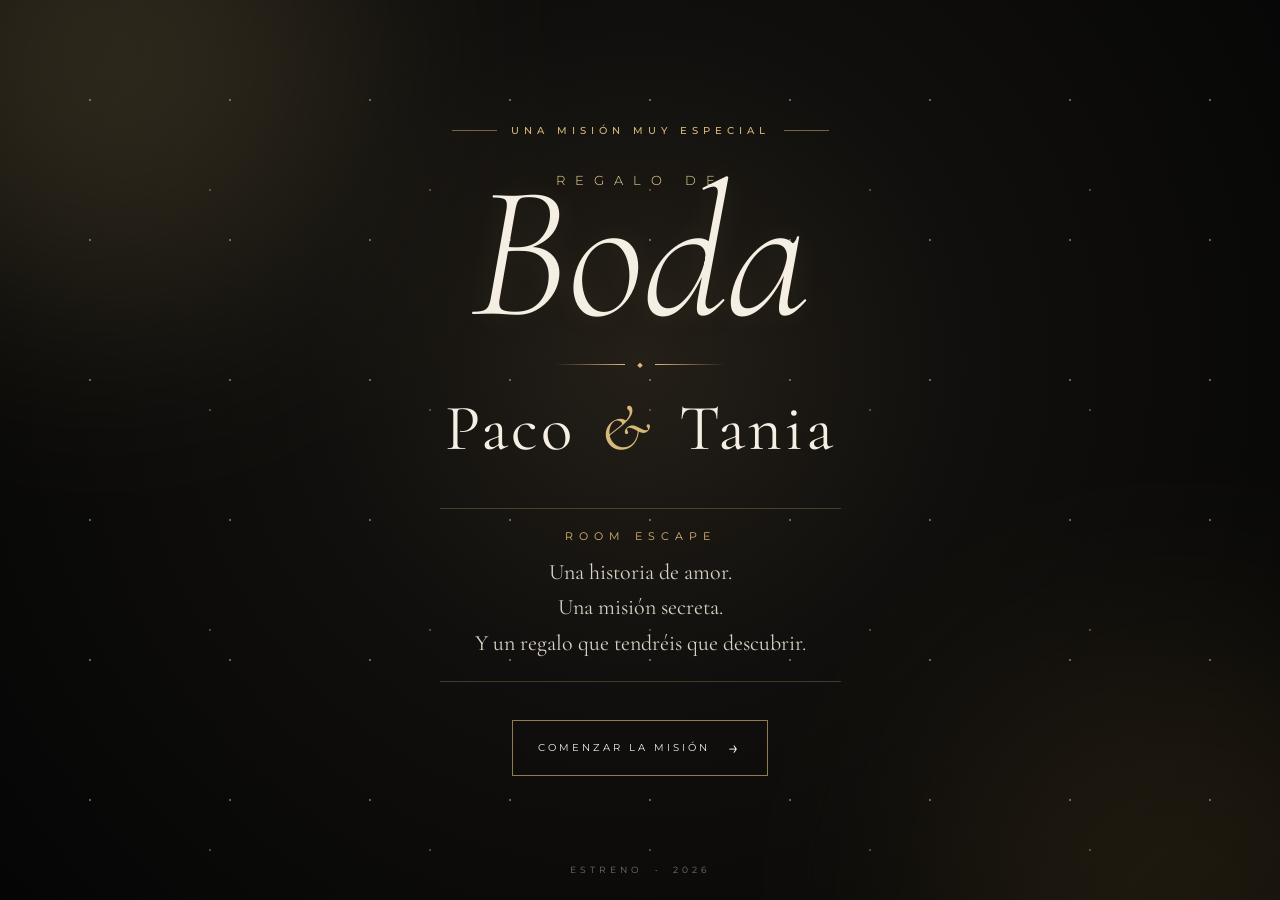
<file: index.html>
<!DOCTYPE html>
<html lang="es">
<head>
    <meta charset="UTF-8">
    <meta name="viewport" content="width=device-width, initial-scale=1.0, maximum-scale=1.0, user-scalable=no">

    <title>Regalo de Boda · Paco & Tania</title>

    <link rel="preconnect" href="https://fonts.googleapis.com">
    <link rel="preconnect" href="https://fonts.gstatic.com" crossorigin>

    <link href="https://fonts.googleapis.com/css2?family=Cormorant+Garamond:wght@300;400;500;600;700&family=Montserrat:wght@300;400;500;600&display=swap" rel="stylesheet">

    <link rel="stylesheet" href="style.css">
</head>

<body>

    <!-- Fondo decorativo -->
    <div class="background">
        <div class="glow glow-1"></div>
        <div class="glow glow-2"></div>
        <div class="stars"></div>
    </div>

    <main class="landing">

        <div class="top-label">
            <span></span>
            UNA MISIÓN MUY ESPECIAL
            <span></span>
        </div>

        <div class="title-wrapper">

            <p class="small-title">REGALO DE</p>

            <h1>
                Boda
            </h1>

            <div class="ornament">
                <span></span>
                <span class="diamond">◆</span>
                <span></span>
            </div>

            <h2>
                Paco <span>&</span> Tania
            </h2>

        </div>

        <div class="escape-box">

            <div class="escape-label">
                ROOM ESCAPE
            </div>

            <p>
                Una historia de amor.<br>
                Una misión secreta.<br>
                Y un regalo que tendréis que descubrir.
            </p>

        </div>

        <button id="startButton" class="start-button">
            <span>COMENZAR LA MISIÓN</span>
            <span class="arrow">→</span>
        </button>

        <div class="bottom-text">
            <span>ESTRENO</span>
            <span class="dot">·</span>
            <span>2026</span>
        </div>

    </main>

    <!-- Pantalla de briefing -->
    <section id="mission" class="mission hidden">
        <div class="mission-content">
            <div class="mission-number">
                BRIEFING
            </div>
            <h2>
                La misión<br>
                comienza ahora
            </h2>
            <p>
                Si habéis llegado hasta aquí, es porque habéis conseguido montar una simple cara de un cubo de Rubik y, además, habéis sido lo suficientemente espabilados como para descubrir que teníais que entrar en la URL que aparecía en el propio cubo.<br><br>

                Así que, desde el equipo organizador, queremos felicitaros oficialmente. 🥳 Habéis superado el primer reto. Y, sinceramente, no dábamos un duro por vosotros.<br><br>

                Ahora mismo estaréis rebosantes de felicidad, orgullosos de vuestro trabajo en equipo y, probablemente, con el ego por las nubes. Pero, sobre todo, estaréis deseando encontrar en esta web el código que os permita abrir la caja fuerte y conseguir vuestro regalo de boda.<br><br>

                Pues va a ser que NO.<br><br>

                Pensabais que esto se había acabado, ¿verdad?<br><br>

                Ingenuos.<br><br>

                Todavía os queda superar el verdadero desafío:<br><br>

                <strong>💍 ESCAPE ROOM: MISIÓN MATRIMONIO 💰</strong><br><br>

                Algo que nos hemos inventado con muchísimo cariño para poder entregaros vuestro regalo de boda de una forma innecesariamente complicada,                 a la vez que original 😛<br><br>

                La prueba consiste en superar una serie de preguntas y desafíos absurdos.<br><br>

                Solo si conseguís superar correctamente todos los desafíos podréis obtener el código para abrir la caja fuerte.<br><br>

                Así que concentraos.<br>
                Trabajad en equipo.<br>
                Confiad el uno en el otro.<br><br>

                Y, sobre todo, pensad muy bien vuestras respuestas antes de acusar a vuestra pareja de no enterarse de nada.<br><br>

                Dos recién casados.<br>
                Un caja fuerte.<br>
                Y una cantidad considerable de dinero<br><br>

                La misión comienza ahora. 🔐
            </p>
            <button id="startMissionButton" class="start-button">
                <span>COMENZAR</span>
                <span class="arrow">→</span>
            </button>

        </div>
    </section>

    <!-- Contenedor de desafíos -->
    <section id="challengeContainer" class="challenge-container hidden">
        <div class="challenge-header">
            <div class="progress-bar">
                <div class="progress-fill" id="progressFill"></div>
            </div>
            <div class="challenge-counter">
                <span id="currentChallenge">1</span> / <span id="totalChallenges">14</span>
            </div>
            <button id="skipChallengeButton" class="skip-button">SALTAR</button>
        </div>
        <div class="challenge-content" id="challengeContent">
            <!-- El contenido del desafío se genera dinámicamente -->
        </div>
    </section>

    <!-- Pantalla final: felicidades + dígitos -->
    <section id="lockScreen" class="lock-screen hidden">
        <div class="lock-content">
            <div class="mission-number">
                ¡ENHORABUENA!
            </div>
            <h2>
                Muchas <span>felicidades</span>
            </h2>
            <div class="gift-message">
                <p>
                    ¡Felicidades, Paco y Tania!<br><br>
                    Os deseamos toda la felicidad del mundo y que podáis compartir muchos años, experiencias y momentos especiales juntos.<br><br>
                    Gracias por hacernos partícipes de un día tan importante para vosotros. Fue una gran alegría poder acompañaros y compartir con vosotros un día tan especial, rodeados de la familia y de las personas que más queréis.<br><br>
                    ¡Os queremos!
                </p>
                <p class="gift-signature">
                    Fran - Davinia - Ainet - Aran
                </p>
            </div>

            <div class="final-digits">
                <div class="mission-number">
                    ¡MISIÓN COMPLETADA!
                </div>
                <h2>
                    ¡Tenéis los tres dígitos!<br>
                    Pero... ¿están en el orden correcto?
                </h2>
                <div class="digits-display">
                    <div class="digit-box">0</div>
                    <div class="digit-box">5</div>
                    <div class="digit-box">1</div>
                </div>
                <p class="hint-text">
                    Pista: Es la cantidad de dinero que os hemos regalado para la boda.<br>
                    Consejo: No lo gastéis en Amazon... los repartidores de esa zona no son de fiar y quién sabe si el paquete llegaría...
                </p>
            </div>

            <button id="restartButton" class="start-button">
                <span>VOLVER AL INICIO</span>
                <span class="arrow">→</span>
            </button>
        </div>
    </section>

    <script src="script.js"></script>

</body>
</html>
</file>
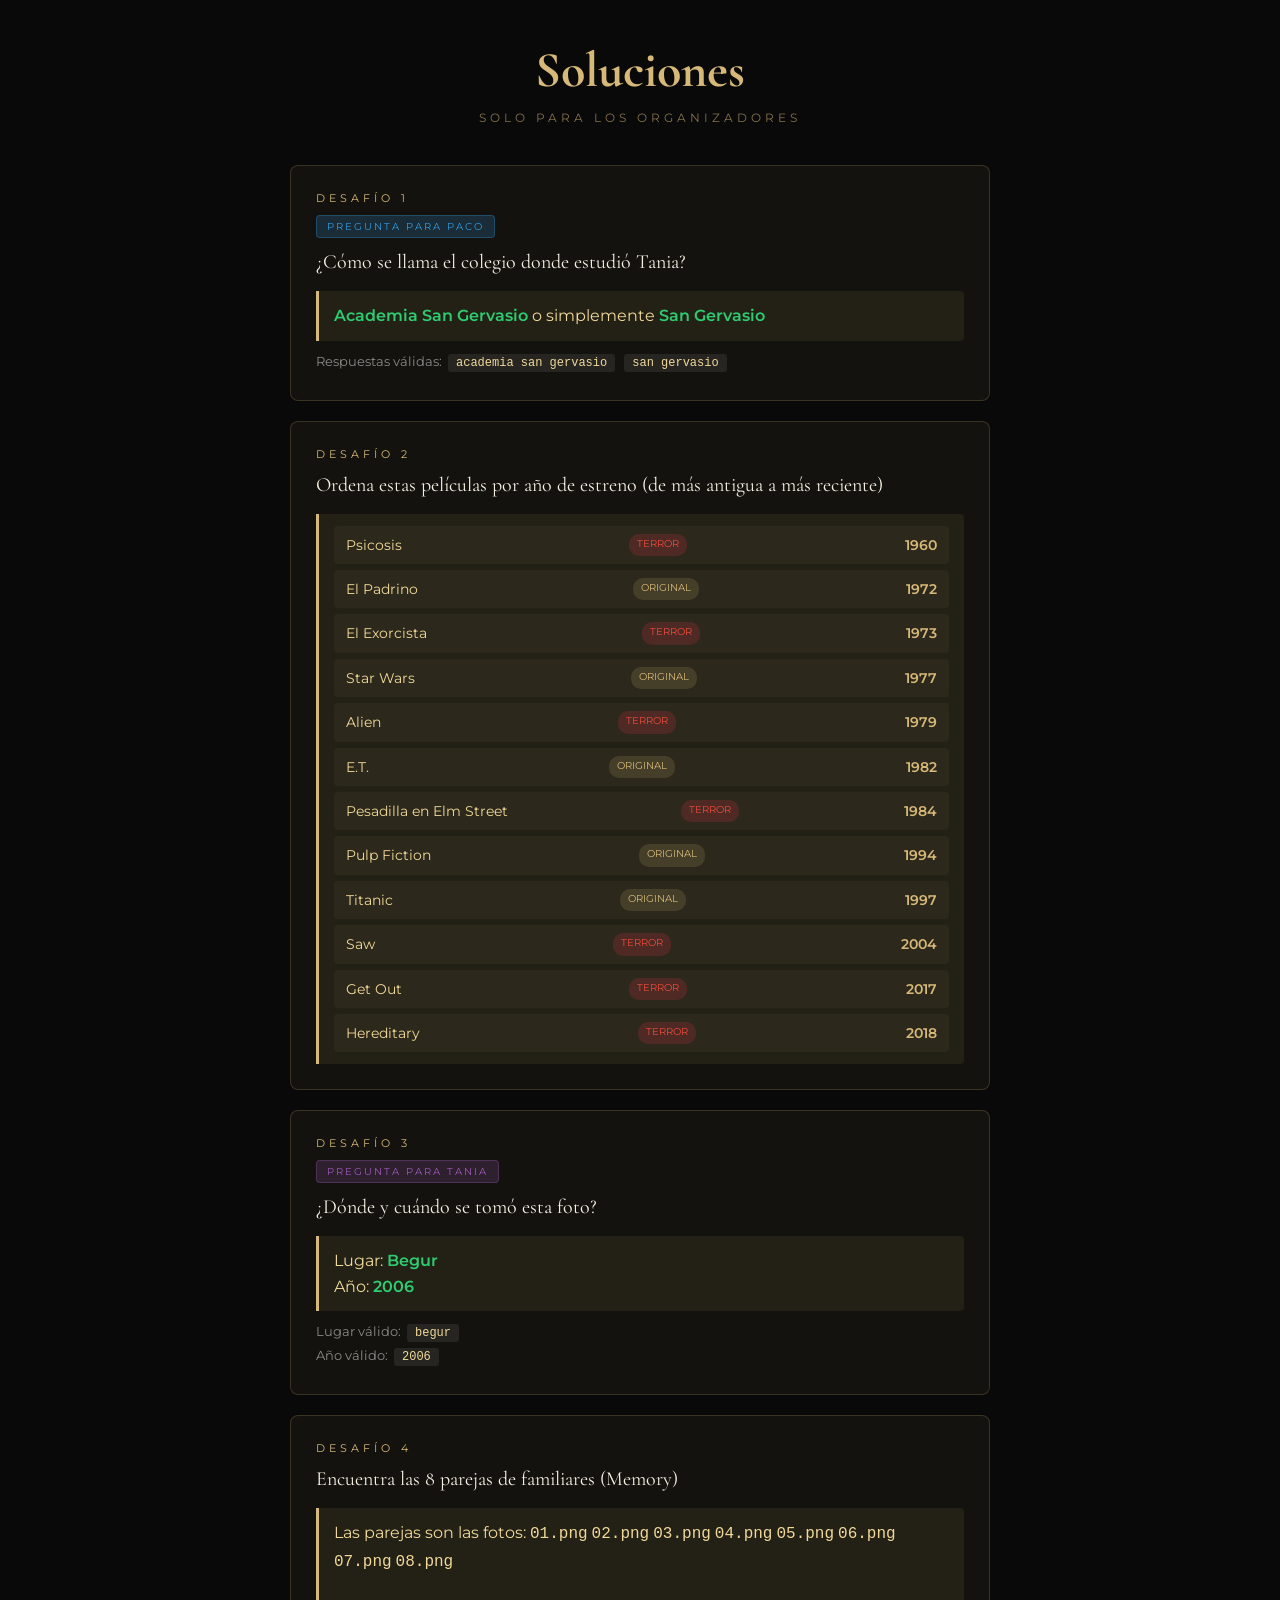
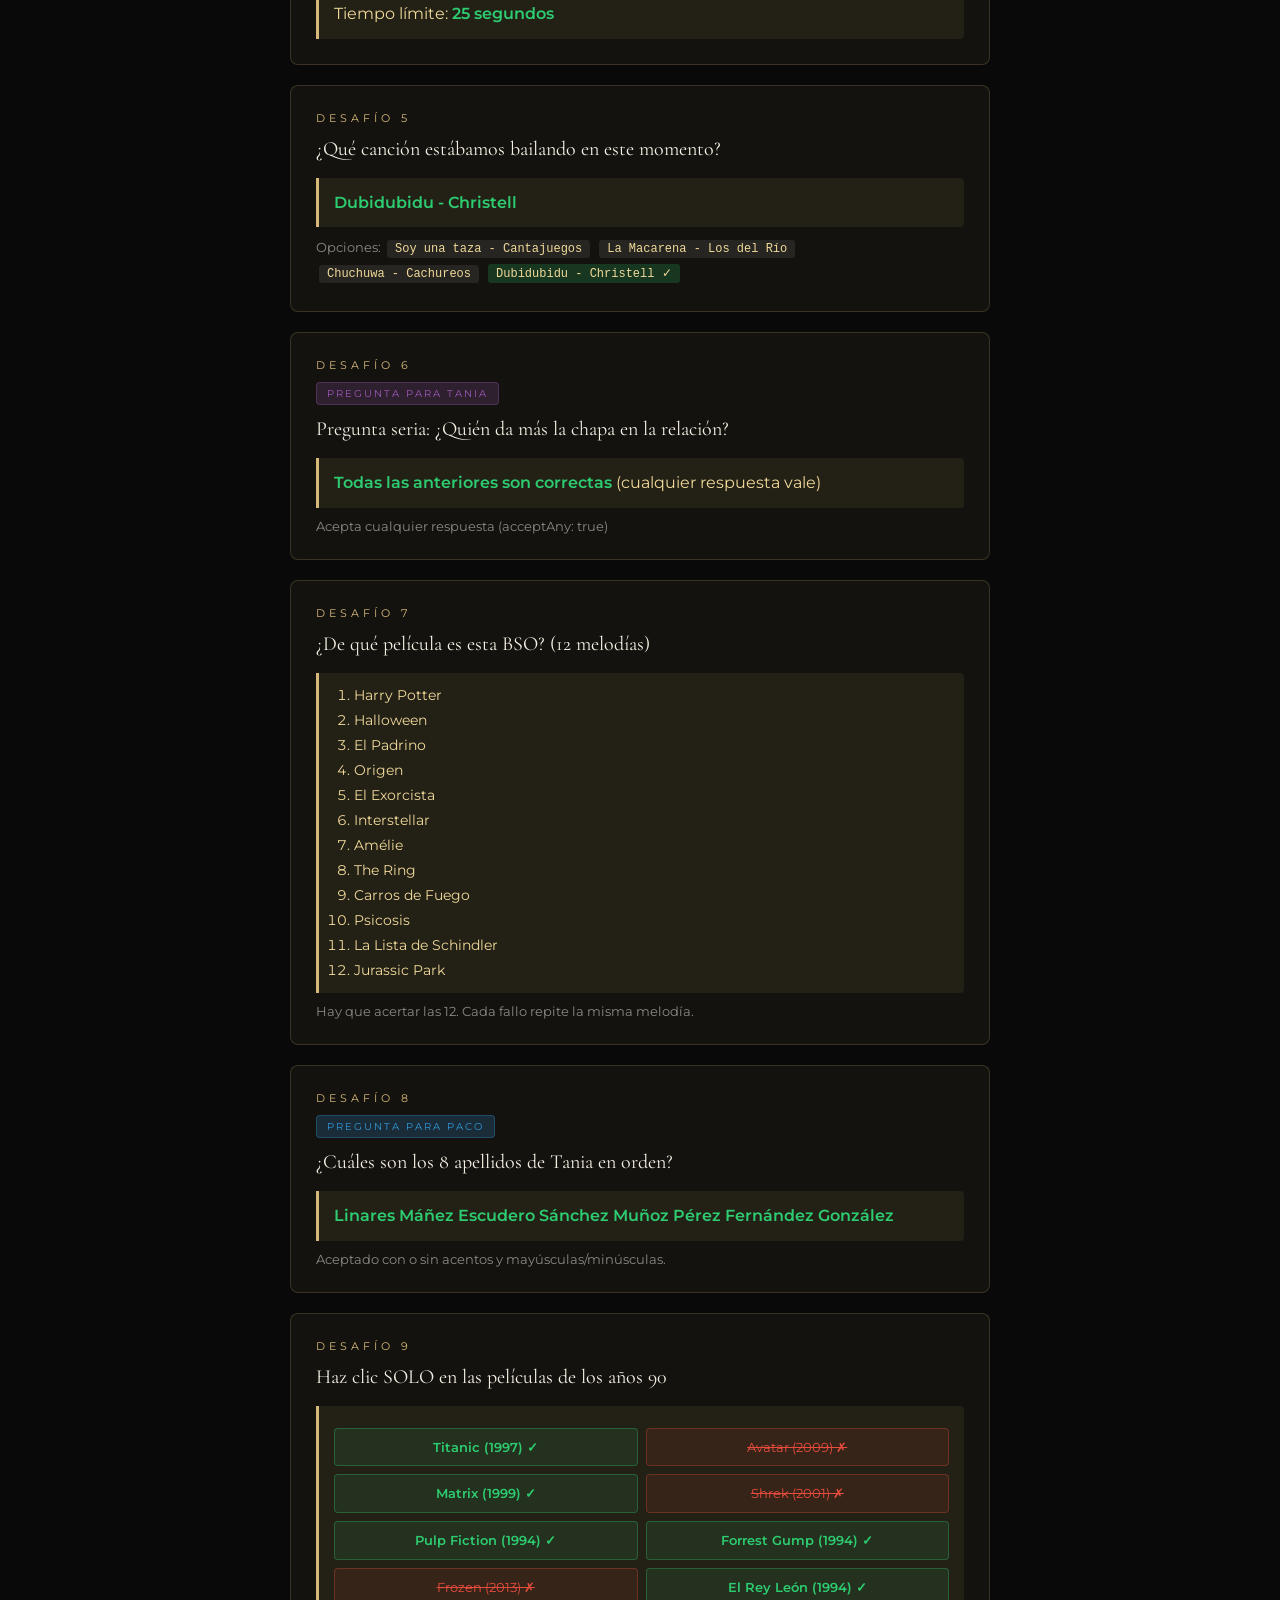
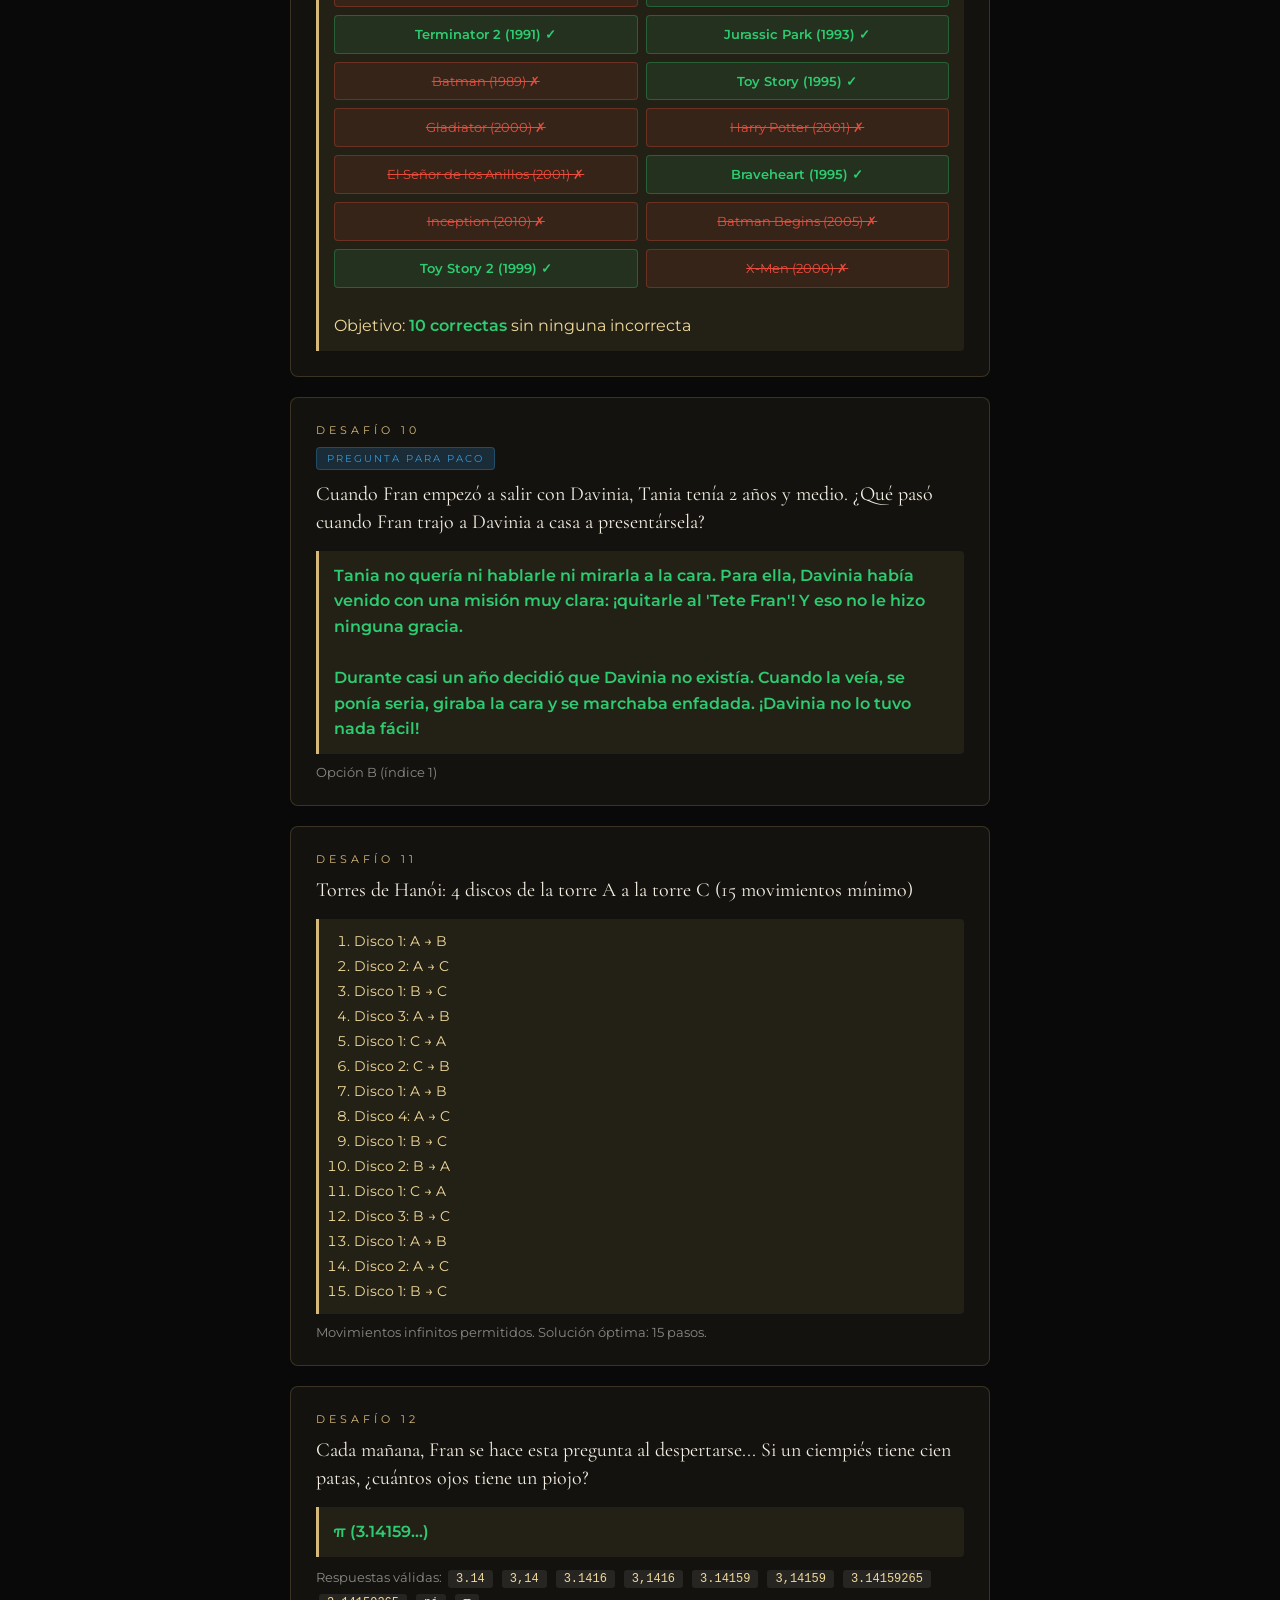
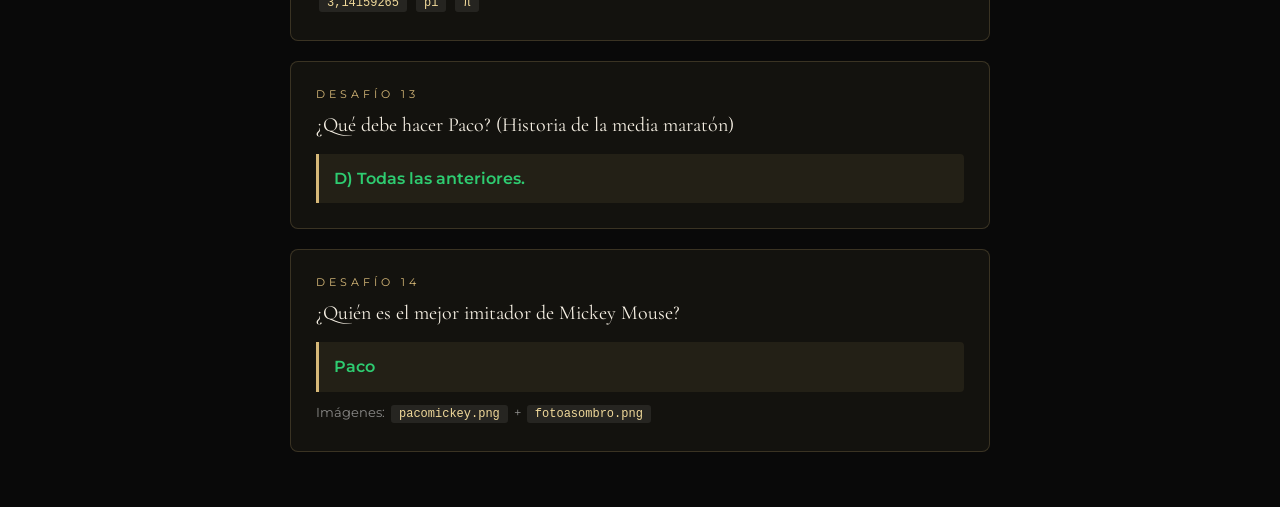
<file: solucion-26092026.html>
<!DOCTYPE html>
<html lang="es">
<head>
    <meta charset="UTF-8">
    <meta name="viewport" content="width=device-width, initial-scale=1.0">
    <title>Soluciones · Paco & Tania</title>
    <link rel="preconnect" href="https://fonts.googleapis.com">
    <link rel="preconnect" href="https://fonts.gstatic.com" crossorigin>
    <link href="https://fonts.googleapis.com/css2?family=Cormorant+Garamond:wght@300;400;500;600;700&family=Montserrat:wght@300;400;500;600&display=swap" rel="stylesheet">
    <style>
        :root {
            --gold: #d6b878;
            --gold-light: #f0d99a;
            --cream: #f5efe3;
            --dark: #090909;
            --dark-soft: #121212;
        }

        * {
            margin: 0;
            padding: 0;
            box-sizing: border-box;
        }

        body {
            background: var(--dark);
            color: var(--cream);
            font-family: "Montserrat", sans-serif;
            min-height: 100vh;
            padding: 40px 20px;
        }

        .container {
            max-width: 700px;
            margin: 0 auto;
        }

        h1 {
            font-family: "Cormorant Garamond", serif;
            font-size: clamp(32px, 6vw, 50px);
            text-align: center;
            color: var(--gold);
            margin-bottom: 10px;
        }

        .subtitle {
            text-align: center;
            font-size: 12px;
            letter-spacing: 4px;
            color: rgba(214, 184, 120, 0.6);
            margin-bottom: 40px;
            text-transform: uppercase;
        }

        .solution-card {
            background: rgba(214, 184, 120, 0.05);
            border: 1px solid rgba(214, 184, 120, 0.2);
            border-radius: 8px;
            padding: 25px;
            margin-bottom: 20px;
        }

        .solution-number {
            font-size: 11px;
            letter-spacing: 4px;
            color: var(--gold);
            text-transform: uppercase;
            margin-bottom: 10px;
        }

        .solution-question {
            font-family: "Cormorant Garamond", serif;
            font-size: 20px;
            color: var(--cream);
            margin-bottom: 15px;
            line-height: 1.4;
        }

        .solution-answer {
            font-size: 16px;
            color: var(--gold-light);
            line-height: 1.6;
            padding: 12px 15px;
            background: rgba(214, 184, 120, 0.08);
            border-left: 3px solid var(--gold);
            border-radius: 0 4px 4px 0;
        }

        .solution-answer .correct {
            color: #2ecc71;
            font-weight: 600;
        }

        .movie-list {
            list-style: none;
            display: flex;
            flex-direction: column;
            gap: 6px;
        }

        .movie-list li {
            display: flex;
            justify-content: space-between;
            padding: 8px 12px;
            background: rgba(214, 184, 120, 0.05);
            border-radius: 4px;
            font-size: 14px;
        }

        .movie-list li .year {
            color: var(--gold);
            font-weight: 600;
        }

        .movie-list li .horror-badge {
            font-size: 10px;
            background: rgba(220, 53, 69, 0.2);
            color: #e74c3c;
            padding: 2px 8px;
            border-radius: 10px;
            margin-left: 8px;
        }

        .movie-list li .original-badge {
            font-size: 10px;
            background: rgba(214, 184, 120, 0.15);
            color: var(--gold);
            padding: 2px 8px;
            border-radius: 10px;
            margin-left: 8px;
        }

        .target-badge {
            display: inline-block;
            font-size: 10px;
            letter-spacing: 2px;
            padding: 4px 10px;
            border-radius: 4px;
            margin-bottom: 10px;
            text-transform: uppercase;
        }

        .target-paco {
            background: rgba(52, 152, 219, 0.2);
            color: #3498db;
            border: 1px solid rgba(52, 152, 219, 0.3);
        }

        .target-tania {
            background: rgba(155, 89, 182, 0.2);
            color: #9b59b6;
            border: 1px solid rgba(155, 89, 182, 0.3);
        }

        .valid-answers {
            margin-top: 10px;
            font-size: 13px;
            color: rgba(255, 255, 255, 0.5);
        }

        .valid-answers code {
            display: inline-block;
            background: rgba(255, 255, 255, 0.08);
            padding: 2px 8px;
            border-radius: 3px;
            margin: 3px 3px;
            font-size: 12px;
            color: var(--gold-light);
        }

        .reaction-correct {
            color: #2ecc71;
        }

        .reaction-wrong {
            color: #e74c3c;
            text-decoration: line-through;
        }

        .hanoi-list {
            margin: 0;
            padding-left: 20px;
            display: flex;
            flex-direction: column;
            gap: 4px;
        }

        .hanoi-list li {
            font-size: 14px;
            color: var(--gold-light);
            line-height: 1.5;
        }

        .movies-grid {
            display: grid;
            grid-template-columns: repeat(2, 1fr);
            gap: 8px;
            margin-top: 10px;
        }

        .movies-grid .movie-item {
            padding: 8px 12px;
            border-radius: 4px;
            font-size: 13px;
            text-align: center;
        }

        .movies-grid .movie-item.correct {
            background: rgba(46, 204, 113, 0.1);
            border: 1px solid rgba(46, 204, 113, 0.3);
            color: #2ecc71;
        }

        .movies-grid .movie-item.wrong {
            background: rgba(231, 76, 60, 0.1);
            border: 1px solid rgba(231, 76, 60, 0.3);
            color: #e74c3c;
            text-decoration: line-through;
        }

        .reveal-images {
            display: flex;
            justify-content: center;
            gap: 15px;
            margin-top: 15px;
        }

        .reveal-images img {
            max-width: 45%;
            border-radius: 8px;
            border: 2px solid var(--gold);
        }

        @media (max-width: 600px) {
            body {
                padding: 25px 15px;
            }

            .solution-card {
                padding: 18px;
            }

            .solution-question {
                font-size: 18px;
            }

            .solution-answer {
                font-size: 14px;
                padding: 10px 12px;
            }

            .movie-list li {
                font-size: 13px;
                padding: 6px 10px;
            }

            .movies-grid {
                grid-template-columns: 1fr;
            }
        }
    </style>
</head>
<body>
    <div class="container">
        <h1>Soluciones</h1>
        <div class="subtitle">Solo para los organizadores</div>

        <!-- Desafío 1 -->
        <div class="solution-card">
            <div class="solution-number">Desafío 1</div>
            <span class="target-badge target-paco">Pregunta para Paco</span>
            <div class="solution-question">¿Cómo se llama el colegio donde estudió Tania?</div>
            <div class="solution-answer">
                <span class="correct">Academia San Gervasio</span> o simplemente <span class="correct">San Gervasio</span>
            </div>
            <div class="valid-answers">
                Respuestas válidas: <code>academia san gervasio</code> <code>san gervasio</code>
            </div>
        </div>

        <!-- Desafío 2 -->
        <div class="solution-card">
            <div class="solution-number">Desafío 2</div>
            <div class="solution-question">Ordena estas películas por año de estreno (de más antigua a más reciente)</div>
            <div class="solution-answer">
                <ul class="movie-list">
                    <li><span>Psicosis</span> <span class="horror-badge">TERROR</span> <span class="year">1960</span></li>
                    <li><span>El Padrino</span> <span class="original-badge">ORIGINAL</span> <span class="year">1972</span></li>
                    <li><span>El Exorcista</span> <span class="horror-badge">TERROR</span> <span class="year">1973</span></li>
                    <li><span>Star Wars</span> <span class="original-badge">ORIGINAL</span> <span class="year">1977</span></li>
                    <li><span>Alien</span> <span class="horror-badge">TERROR</span> <span class="year">1979</span></li>
                    <li><span>E.T.</span> <span class="original-badge">ORIGINAL</span> <span class="year">1982</span></li>
                    <li><span>Pesadilla en Elm Street</span> <span class="horror-badge">TERROR</span> <span class="year">1984</span></li>
                    <li><span>Pulp Fiction</span> <span class="original-badge">ORIGINAL</span> <span class="year">1994</span></li>
                    <li><span>Titanic</span> <span class="original-badge">ORIGINAL</span> <span class="year">1997</span></li>
                    <li><span>Saw</span> <span class="horror-badge">TERROR</span> <span class="year">2004</span></li>
                    <li><span>Get Out</span> <span class="horror-badge">TERROR</span> <span class="year">2017</span></li>
                    <li><span>Hereditary</span> <span class="horror-badge">TERROR</span> <span class="year">2018</span></li>
                </ul>
            </div>
        </div>

        <!-- Desafío 3 -->
        <div class="solution-card">
            <div class="solution-number">Desafío 3</div>
            <span class="target-badge target-tania">Pregunta para Tania</span>
            <div class="solution-question">¿Dónde y cuándo se tomó esta foto?</div>
            <div class="solution-answer">
                Lugar: <span class="correct">Begur</span><br>
                Año: <span class="correct">2006</span>
            </div>
            <div class="valid-answers">
                Lugar válido: <code>begur</code><br>
                Año válido: <code>2006</code>
            </div>
        </div>

        <!-- Desafío 4 -->
        <div class="solution-card">
            <div class="solution-number">Desafío 4</div>
            <div class="solution-question">Encuentra las 8 parejas de familiares (Memory)</div>
            <div class="solution-answer">
                Las parejas son las fotos: <code>01.png</code> <code>02.png</code> <code>03.png</code> <code>04.png</code> <code>05.png</code> <code>06.png</code> <code>07.png</code> <code>08.png</code><br>
                <br>
                Tiempo límite: <span class="correct">25 segundos</span>
            </div>
        </div>

        <!-- Desafío 5 -->
        <div class="solution-card">
            <div class="solution-number">Desafío 5</div>
            <div class="solution-question">¿Qué canción estábamos bailando en este momento?</div>
            <div class="solution-answer">
                <span class="correct">Dubidubidu - Christell</span>
            </div>
            <div class="valid-answers">
                Opciones: <code>Soy una taza - Cantajuegos</code> <code>La Macarena - Los del Río</code> <code>Chuchuwa - Cachureos</code> <code style="background: rgba(46,204,113,0.2);">Dubidubidu - Christell ✓</code>
            </div>
        </div>

        <!-- Desafío 6 -->
        <div class="solution-card">
            <div class="solution-number">Desafío 6</div>
            <span class="target-badge target-tania">Pregunta para Tania</span>
            <div class="solution-question">Pregunta seria: ¿Quién da más la chapa en la relación?</div>
            <div class="solution-answer">
                <span class="correct">Todas las anteriores son correctas</span> (cualquier respuesta vale)
            </div>
            <div class="valid-answers">
                Acepta cualquier respuesta (acceptAny: true)
            </div>
        </div>

        <!-- Desafío 7 -->
        <div class="solution-card">
            <div class="solution-number">Desafío 7</div>
            <div class="solution-question">¿De qué película es esta BSO? (12 melodías)</div>
            <div class="solution-answer">
                <ol class="hanoi-list">
                    <li>Harry Potter</li>
                    <li>Halloween</li>
                    <li>El Padrino</li>
                    <li>Origen</li>
                    <li>El Exorcista</li>
                    <li>Interstellar</li>
                    <li>Amélie</li>
                    <li>The Ring</li>
                    <li>Carros de Fuego</li>
                    <li>Psicosis</li>
                    <li>La Lista de Schindler</li>
                    <li>Jurassic Park</li>
                </ol>
            </div>
            <div class="valid-answers">
                Hay que acertar las 12. Cada fallo repite la misma melodía.
            </div>
        </div>

        <!-- Desafío 8 -->
        <div class="solution-card">
            <div class="solution-number">Desafío 8</div>
            <span class="target-badge target-paco">Pregunta para Paco</span>
            <div class="solution-question">¿Cuáles son los 8 apellidos de Tania en orden?</div>
            <div class="solution-answer">
                <span class="correct">Linares Máñez Escudero Sánchez Muñoz Pérez Fernández González</span>
            </div>
            <div class="valid-answers">
                Aceptado con o sin acentos y mayúsculas/minúsculas.
            </div>
        </div>

        <!-- Desafío 9 -->
        <div class="solution-card">
            <div class="solution-number">Desafío 9</div>
            <div class="solution-question">Haz clic SOLO en las películas de los años 90</div>
            <div class="solution-answer">
                <div class="movies-grid">
                    <div class="movie-item correct">Titanic (1997) ✓</div>
                    <div class="movie-item wrong">Avatar (2009) ✗</div>
                    <div class="movie-item correct">Matrix (1999) ✓</div>
                    <div class="movie-item wrong">Shrek (2001) ✗</div>
                    <div class="movie-item correct">Pulp Fiction (1994) ✓</div>
                    <div class="movie-item correct">Forrest Gump (1994) ✓</div>
                    <div class="movie-item wrong">Frozen (2013) ✗</div>
                    <div class="movie-item correct">El Rey León (1994) ✓</div>
                    <div class="movie-item correct">Terminator 2 (1991) ✓</div>
                    <div class="movie-item correct">Jurassic Park (1993) ✓</div>
                    <div class="movie-item wrong">Batman (1989) ✗</div>
                    <div class="movie-item correct">Toy Story (1995) ✓</div>
                    <div class="movie-item wrong">Gladiator (2000) ✗</div>
                    <div class="movie-item wrong">Harry Potter (2001) ✗</div>
                    <div class="movie-item wrong">El Señor de los Anillos (2001) ✗</div>
                    <div class="movie-item correct">Braveheart (1995) ✓</div>
                    <div class="movie-item wrong">Inception (2010) ✗</div>
                    <div class="movie-item wrong">Batman Begins (2005) ✗</div>
                    <div class="movie-item correct">Toy Story 2 (1999) ✓</div>
                    <div class="movie-item wrong">X-Men (2000) ✗</div>
                </div>
                <br>
                Objetivo: <span class="correct">10 correctas</span> sin ninguna incorrecta
            </div>
        </div>

        <!-- Desafío 10 -->
        <div class="solution-card">
            <div class="solution-number">Desafío 10</div>
            <span class="target-badge target-paco">Pregunta para Paco</span>
            <div class="solution-question">Cuando Fran empezó a salir con Davinia, Tania tenía 2 años y medio. ¿Qué pasó cuando Fran trajo a Davinia a casa a presentársela?</div>
            <div class="solution-answer">
                <span class="correct">Tania no quería ni hablarle ni mirarla a la cara. Para ella, Davinia había venido con una misión muy clara: ¡quitarle al 'Tete Fran'! Y eso no le hizo ninguna gracia.<br><br>Durante casi un año decidió que Davinia no existía. Cuando la veía, se ponía seria, giraba la cara y se marchaba enfadada. ¡Davinia no lo tuvo nada fácil!</span>
            </div>
            <div class="valid-answers">
                Opción B (índice 1)
            </div>
        </div>

        <!-- Desafío 11 -->
        <div class="solution-card">
            <div class="solution-number">Desafío 11</div>
            <div class="solution-question">Torres de Hanói: 4 discos de la torre A a la torre C (15 movimientos mínimo)</div>
            <div class="solution-answer">
                <ol class="hanoi-list">
                    <li>Disco 1: A → B</li>
                    <li>Disco 2: A → C</li>
                    <li>Disco 1: B → C</li>
                    <li>Disco 3: A → B</li>
                    <li>Disco 1: C → A</li>
                    <li>Disco 2: C → B</li>
                    <li>Disco 1: A → B</li>
                    <li>Disco 4: A → C</li>
                    <li>Disco 1: B → C</li>
                    <li>Disco 2: B → A</li>
                    <li>Disco 1: C → A</li>
                    <li>Disco 3: B → C</li>
                    <li>Disco 1: A → B</li>
                    <li>Disco 2: A → C</li>
                    <li>Disco 1: B → C</li>
                </ol>
            </div>
            <div class="valid-answers">
                Movimientos infinitos permitidos. Solución óptima: 15 pasos.
            </div>
        </div>

        <!-- Desafío 12 -->
        <div class="solution-card">
            <div class="solution-number">Desafío 12</div>
            <div class="solution-question">Cada mañana, Fran se hace esta pregunta al despertarse... Si un ciempiés tiene cien patas, ¿cuántos ojos tiene un piojo?</div>
            <div class="solution-answer">
                <span class="correct">π (3.14159...)</span>
            </div>
            <div class="valid-answers">
                Respuestas válidas: <code>3.14</code> <code>3,14</code> <code>3.1416</code> <code>3,1416</code> <code>3.14159</code> <code>3,14159</code> <code>3.14159265</code> <code>3,14159265</code> <code>pi</code> <code>π</code>
            </div>
        </div>

        <!-- Desafío 13 -->
        <div class="solution-card">
            <div class="solution-number">Desafío 13</div>
            <div class="solution-question">¿Qué debe hacer Paco? (Historia de la media maratón)</div>
            <div class="solution-answer">
                <span class="correct">D) Todas las anteriores.</span>
            </div>
        </div>

        <!-- Desafío 14 -->
        <div class="solution-card">
            <div class="solution-number">Desafío 14</div>
            <div class="solution-question">¿Quién es el mejor imitador de Mickey Mouse?</div>
            <div class="solution-answer">
                <span class="correct">Paco</span>
            </div>
            <div class="valid-answers">
                Imágenes: <code>pacomickey.png</code> + <code>fotoasombro.png</code>
            </div>
        </div>
    </div>
</body>
</html>
</file>
<file: style.css>
:root {
    --gold: #d6b878;
    --gold-light: #f0d99a;
    --cream: #f5efe3;
    --dark: #090909;
    --dark-soft: #121212;
}

* {
    margin: 0;
    padding: 0;
    box-sizing: border-box;
}

html,
body {
    width: 100%;
    height: 100%;
}

body {
    background: var(--dark);
    color: var(--cream);
    font-family: "Montserrat", sans-serif;
    overflow: hidden;
}

/* =========================
   BACKGROUND
========================= */

.background {
    position: fixed;
    inset: 0;
    overflow: hidden;
    background:
        radial-gradient(
            circle at 50% 40%,
            #241f18 0%,
            #100f0d 40%,
            #050505 100%
        );
}

.glow {
    position: absolute;
    width: 500px;
    height: 500px;
    border-radius: 50%;
    filter: blur(120px);
    opacity: 0.18;
}

.glow-1 {
    background: #d6b878;
    top: -200px;
    left: -150px;
}

.glow-2 {
    background: #8f6f37;
    bottom: -250px;
    right: -150px;
}

.stars {
    position: absolute;
    inset: 0;
    opacity: 0.35;

    background-image:
        radial-gradient(circle, #fff 1px, transparent 1px),
        radial-gradient(circle, #d6b878 1px, transparent 1px);

    background-size:
        140px 140px,
        220px 220px;

    background-position:
        20px 30px,
        100px 80px;
}

/* =========================
   LANDING
========================= */

.landing {
    position: relative;
    z-index: 2;

    min-height: 100vh;

    display: flex;
    flex-direction: column;
    align-items: center;
    justify-content: center;

    text-align: center;

    padding: 40px 20px;
}

/* =========================
   TOP LABEL
========================= */

.top-label {
    display: flex;
    align-items: center;
    gap: 14px;

    font-size: 10px;
    letter-spacing: 5px;
    font-weight: 500;

    color: var(--gold);

    margin-bottom: 35px;

    animation: fadeDown 1.2s ease forwards;
}

.top-label span {
    width: 45px;
    height: 1px;
    background: var(--gold);
    opacity: 0.5;
}

/* =========================
   TITLE
========================= */

.title-wrapper {
    animation: fadeUp 1.5s ease forwards;
}

.small-title {
    font-size: 13px;
    letter-spacing: 10px;
    font-weight: 300;

    color: var(--gold-light);

    margin-bottom: -10px;
}

h1 {
    font-family: "Cormorant Garamond", serif;

    font-size: clamp(100px, 18vw, 190px);

    line-height: 0.8;

    font-weight: 300;

    font-style: italic;

    color: var(--cream);

    text-shadow:
        0 0 30px rgba(214, 184, 120, 0.12);
}

.ornament {
    display: flex;
    align-items: center;
    justify-content: center;

    gap: 12px;

    margin: 28px auto 18px;
}

.ornament span:not(.diamond) {
    width: 70px;
    height: 1px;

    background: linear-gradient(
        to right,
        transparent,
        var(--gold)
    );
}

.ornament span:last-child {
    background: linear-gradient(
        to left,
        transparent,
        var(--gold)
    );
}

.diamond {
    color: var(--gold);
    font-size: 10px;
}

h2 {
    font-family: "Cormorant Garamond", serif;

    font-size: clamp(38px, 7vw, 65px);

    font-weight: 400;

    letter-spacing: 3px;
}

h2 span {
    color: var(--gold);

    font-style: italic;

    margin: 0 8px;
}

/* =========================
   ESCAPE BOX
========================= */

.escape-box {
    margin-top: 40px;

    padding: 20px 35px;

    border-top: 1px solid rgba(214, 184, 120, 0.25);
    border-bottom: 1px solid rgba(214, 184, 120, 0.25);

    animation: fadeUp 2s ease forwards;
}

.escape-label {
    font-size: 11px;

    letter-spacing: 6px;

    color: var(--gold);

    margin-bottom: 12px;
}

.escape-box p {
    font-family: "Cormorant Garamond", serif;

    font-size: 22px;

    line-height: 1.6;

    color: #d8d1c4;
}

/* =========================
   BUTTON
========================= */

.start-button {
    margin-top: 38px;

    background: transparent;

    border: 1px solid rgba(214, 184, 120, 0.65);

    color: var(--cream);

    padding: 16px 25px;

    font-family: "Montserrat", sans-serif;

    font-size: 10px;

    letter-spacing: 3px;

    cursor: pointer;

    display: flex;
    align-items: center;
    gap: 18px;

    transition: all 0.4s ease;
}

.start-button:hover {
    background: var(--gold);

    color: #090909;

    border-color: var(--gold);

    transform: translateY(-3px);

    box-shadow:
        0 10px 40px rgba(214, 184, 120, 0.18);
}

.arrow {
    font-size: 18px;

    transition: transform 0.3s ease;
}

.start-button:hover .arrow {
    transform: translateX(5px);
}

/* =========================
   BOTTOM
========================= */

.bottom-text {
    position: absolute;

    bottom: 25px;

    display: flex;

    gap: 12px;

    font-size: 9px;

    letter-spacing: 4px;

    color: rgba(245, 239, 227, 0.45);
}

.dot {
    color: var(--gold);
}

/* =========================
   MISSION
========================= */

.mission {
    position: fixed;

    inset: 0;

    z-index: 10;

    background:
        radial-gradient(
            circle at center,
            #292219,
            #080808 70%
        );

    display: flex;

    justify-content: center;

    align-items: center;

    text-align: center;
}

.mission-content {
    max-width: 650px;
    padding: 40px;
    max-height: 90vh;
    overflow-y: auto;
    -webkit-overflow-scrolling: touch;
}

.mission-number {
    font-size: 11px;

    letter-spacing: 5px;

    color: var(--gold);

    margin-bottom: 25px;
}

.mission h2 {
    font-size: clamp(45px, 8vw, 80px);

    line-height: 0.9;

    margin-bottom: 30px;
}

.mission p {
    color: #bbb;

    font-size: 22px;

    line-height: 1.8;

    max-width: 500px;

    margin: auto;
}

/* =========================
   HIDDEN
========================= */

.hidden {
    display: none !important;
}

/* =========================
   ANIMATIONS
========================= */

@keyframes fadeUp {

    from {
        opacity: 0;
        transform: translateY(30px);
    }

    to {
        opacity: 1;
        transform: translateY(0);
    }

}

@keyframes fadeDown {

    from {
        opacity: 0;
        transform: translateY(-20px);
    }

    to {
        opacity: 1;
        transform: translateY(0);
    }

}

/* =========================
   CHALLENGE CONTAINER
========================= */

.challenge-container {
    position: fixed;
    inset: 0;
    z-index: 10;
    background: radial-gradient(circle at center, #292219, #080808 70%);
    display: flex;
    flex-direction: column;
    justify-content: flex-start;
    align-items: center;
    padding: 80px 20px 40px;
    overflow-y: auto;
}

.challenge-content {
    max-width: 700px;
    width: 100%;
    text-align: center;
    display: flex;
    flex-direction: column;
    align-items: center;
}

.challenge-header {
    position: absolute;
    top: 30px;
    left: 50%;
    transform: translateX(-50%);
    width: 90%;
    max-width: 600px;
}

.progress-bar {
    width: 100%;
    height: 4px;
    background: rgba(214, 184, 120, 0.15);
    border-radius: 2px;
    overflow: hidden;
    margin-bottom: 15px;
}

.progress-fill {
    height: 100%;
    background: linear-gradient(to right, var(--gold), var(--gold-light));
    transition: width 0.5s ease;
}

.challenge-counter {
    text-align: center;
    font-size: 11px;
    letter-spacing: 3px;
    color: var(--gold);
    margin-bottom: 10px;
}

.skip-button {
    position: fixed;
    bottom: 20px;
    right: 20px;
    background: #dc3545;
    color: white;
    border: none;
    padding: 12px 24px;
    font-size: 14px;
    font-weight: bold;
    border-radius: 5px;
    cursor: pointer;
    z-index: 1000;
    box-shadow: 0 4px 10px rgba(220, 53, 69, 0.4);
    transition: all 0.3s ease;
}

.skip-button:hover {
    background: #c82333;
    transform: scale(1.05);
}

.challenge-target {
    display: inline-block;
    font-size: 11px;
    letter-spacing: 4px;
    color: var(--gold);
    text-transform: uppercase;
    margin-bottom: 20px;
    padding: 8px 20px;
    border: 1px solid rgba(214, 184, 120, 0.4);
    border-radius: 4px;
    background: rgba(214, 184, 120, 0.08);
}

.challenge-question {
    font-family: "Cormorant Garamond", serif;
    font-size: clamp(28px, 5vw, 42px);
    line-height: 1.3;
    margin-bottom: 30px;
    color: var(--cream);
}

.story-text {
    font-size: 16px;
    line-height: 1.8;
    margin-bottom: 30px;
    color: rgba(255, 255, 255, 0.9);
    text-align: left;
    max-width: 600px;
    margin-left: auto;
    margin-right: auto;
}

.story-text p {
    margin-bottom: 15px;
}

.reveal-images {
    display: flex;
    justify-content: center;
    align-items: center;
    gap: 20px;
    margin-bottom: 30px;
    flex-wrap: wrap;
}

.reveal-image {
    max-width: 45%;
    height: auto;
    border-radius: 10px;
    border: 3px solid var(--gold);
    box-shadow: 0 4px 20px rgba(214, 184, 120, 0.3);
}

.reveal-explanation {
    font-size: 18px;
    color: rgba(214, 184, 120, 0.9);
    margin-bottom: 30px;
    font-style: italic;
    text-align: center;
    max-width: 500px;
    margin-left: auto;
    margin-right: auto;
}

.challenge-hint {
    font-size: 18px;
    color: rgba(214, 184, 120, 0.8);
    margin-bottom: 30px;
    font-style: italic;
    font-weight: 500;
    white-space: pre-line;
    text-align: left;
    max-width: 500px;
    margin-left: auto;
    margin-right: auto;
}

.challenge-input {
    width: 100%;
    max-width: 400px;
    padding: 18px 25px;
    background: rgba(255, 255, 255, 0.03);
    border: 1px solid rgba(214, 184, 120, 0.3);
    border-radius: 4px;
    color: var(--cream);
    font-family: "Montserrat", sans-serif;
    font-size: 16px;
    text-align: center;
    margin-bottom: 30px;
    transition: all 0.3s ease;
}

.challenge-input:focus {
    outline: none;
    border-color: var(--gold);
    background: rgba(255, 255, 255, 0.05);
}

/* =========================
    RADIO BUTTONS
 ========================= */

.radio-container {
    display: flex;
    flex-direction: column;
    gap: 15px;
    margin: 30px 0;
    max-width: 400px;
    margin-left: auto;
    margin-right: auto;
}

.radio-option {
    display: flex;
    align-items: center;
    gap: 15px;
    padding: 15px 20px;
    background: rgba(214, 184, 120, 0.08);
    border: 1px solid rgba(214, 184, 120, 0.25);
    border-radius: 6px;
    cursor: pointer;
    transition: all 0.3s ease;
}

.radio-option:hover {
    background: rgba(214, 184, 120, 0.15);
    border-color: var(--gold);
    transform: translateX(5px);
}

.radio-option input[type="radio"] {
    width: 20px;
    height: 20px;
    cursor: pointer;
    accent-color: var(--gold);
}

.radio-label {
    font-size: 16px;
    color: var(--cream);
    font-family: "Montserrat", sans-serif;
}

.radio-option input[type="radio"]:checked + .radio-label {
    color: var(--gold);
    font-weight: 500;
}

/* =========================
    PHOTO CHALLENGE
 ========================= */

.photo-container {
    margin: 20px 0;
}

.challenge-photo {
    max-width: 100%;
    max-height: 300px;
    border-radius: 8px;
    border: 2px solid rgba(214, 184, 120, 0.3);
    box-shadow: 0 10px 40px rgba(0, 0, 0, 0.5);
}

.photo-inputs {
    display: flex;
    flex-direction: column;
    gap: 20px;
    margin: 30px 0;
    max-width: 400px;
    margin-left: auto;
    margin-right: auto;
}

.photo-input-group {
    display: flex;
    flex-direction: column;
    gap: 8px;
}

.photo-label {
    font-size: 14px;
    color: var(--gold);
    letter-spacing: 2px;
    text-transform: uppercase;
    font-weight: 500;
}

/* =========================
    AUDIO CHALLENGE
 ========================= */

.audio-gif-container {
    margin: 20px 0;
}

.audio-gif {
    max-width: 100%;
    max-height: 250px;
    border-radius: 8px;
    border: 2px solid rgba(214, 184, 120, 0.3);
    box-shadow: 0 10px 40px rgba(0, 0, 0, 0.5);
}

.audio-players {
    margin: 25px 0;
}

.audio-player-label {
    font-size: 14px;
    color: var(--gold);
    letter-spacing: 2px;
    text-transform: uppercase;
    margin-bottom: 15px;
    font-weight: 500;
}

.audio-buttons {
    display: flex;
    justify-content: center;
    gap: 15px;
    flex-wrap: wrap;
}

.audio-btn {
    padding: 12px 20px;
    background: rgba(214, 184, 120, 0.1);
    border: 1px solid rgba(214, 184, 120, 0.4);
    border-radius: 6px;
    color: var(--cream);
    font-family: "Montserrat", sans-serif;
    font-size: 13px;
    cursor: pointer;
    transition: all 0.3s ease;
    display: flex;
    align-items: center;
    gap: 8px;
}

.audio-btn:hover {
    background: rgba(214, 184, 120, 0.2);
    border-color: var(--gold);
    transform: translateY(-2px);
}

.audio-btn.playing {
    background: rgba(214, 184, 120, 0.3);
    border-color: var(--gold);
    box-shadow: 0 0 15px rgba(214, 184, 120, 0.3);
}

.audio-icon {
    font-size: 14px;
}

/* =========================
    VIDEO CONTAINER
 ========================= */

.video-explanation-screen {
    background: linear-gradient(135deg, rgba(214, 184, 120, 0.15), rgba(214, 184, 120, 0.05));
    border: 2px solid rgba(214, 184, 120, 0.4);
    border-radius: 12px;
    padding: 25px;
    margin: 20px 0;
    text-align: center;
}

.video-explanation-title {
    font-family: "Cormorant Garamond", serif;
    font-size: 24px;
    color: var(--gold);
    margin-bottom: 20px;
    font-weight: 500;
    letter-spacing: 1px;
}

.video-explanation-container {
    border-radius: 8px;
    overflow: hidden;
    box-shadow: 0 10px 40px rgba(0, 0, 0, 0.5);
}

.video-explanation-container iframe {
    display: block;
    width: 100%;
    height: 315px;
}

@media (max-width: 600px) {
    .video-explanation-screen {
        padding: 15px;
    }
    
    .video-explanation-title {
        font-size: 18px;
    }
    
    .video-explanation-container iframe {
        height: 200px;
    }
}

/* =========================
    ANECDOTE CHALLENGE
 ========================= */

.anecdote-explanation {
    margin: 30px 0;
    padding: 30px;
    background: rgba(214, 184, 120, 0.08);
    border: 1px solid rgba(214, 184, 120, 0.3);
    border-radius: 8px;
    max-width: 600px;
    margin-left: auto;
    margin-right: auto;
}

.anecdote-explanation p {
    font-family: "Cormorant Garamond", serif;
    font-size: 20px;
    line-height: 1.8;
    color: #d8d1c4;
    font-style: italic;
}

/* =========================
   DRAG AND DROP
========================= */

.drag-container {
    display: flex;
    flex-direction: column;
    gap: 12px;
    margin-bottom: 30px;
    max-width: 500px;
    margin-left: auto;
    margin-right: auto;
}

.drag-item {
    padding: 18px 25px;
    background: rgba(214, 184, 120, 0.08);
    border: 1px solid rgba(214, 184, 120, 0.25);
    border-radius: 6px;
    color: var(--cream);
    font-size: 15px;
    cursor: move;
    transition: all 0.3s ease;
    user-select: none;
}

.drag-item:hover {
    background: rgba(214, 184, 120, 0.15);
    border-color: var(--gold);
    transform: translateY(-2px);
}

.drag-item:active {
    cursor: grabbing;
}

.drag-item {
    display: flex;
    align-items: center;
    justify-content: center;
}

.drag-text {
    text-align: center;
}

.drag-hint {
    font-size: 14px;
    color: rgba(214, 184, 120, 0.7);
    margin-bottom: 20px;
    text-align: center;
    font-style: italic;
}

.drag-item.dragging {
    opacity: 0.5;
    transform: scale(1.02);
    box-shadow: 0 5px 20px rgba(214, 184, 120, 0.3);
}

/* =========================
    HANOI TOWERS CHALLENGE
 ========================= */

.hanoi-info {
    display: flex;
    justify-content: center;
    align-items: center;
    margin: 15px 0 10px;
    padding: 10px 15px;
    background: rgba(30, 30, 50, 0.5);
    border-radius: 10px;
    border: 1px solid rgba(214, 184, 120, 0.15);
}

.hanoi-moves {
    font-size: 15px;
    color: var(--gold);
    font-weight: 600;
}

.hanoi-note {
    text-align: center;
    font-size: 13px;
    color: #888;
    font-style: italic;
    margin: 6px 10px 0;
    line-height: 1.5;
}

.hanoi-board {
    display: flex;
    justify-content: center;
    gap: 20px;
    margin: 25px 0;
    padding: 20px 10px;
    background: rgba(30, 30, 50, 0.5);
    border-radius: 14px;
    border: 1px solid rgba(214, 184, 120, 0.15);
    user-select: none;
}

.hanoi-tower {
    display: flex;
    flex-direction: column;
    align-items: center;
    cursor: pointer;
    position: relative;
    border-radius: 10px;
    padding: 5px;
    transition: background 0.2s ease;
}

.hanoi-tower:hover {
    background: rgba(214, 184, 120, 0.06);
}

.hanoi-discs {
    display: flex;
    flex-direction: column-reverse;
    align-items: center;
    min-height: 140px;
    justify-content: flex-start;
    gap: 3px;
    width: 120px;
    padding-bottom: 4px;
}

.hanoi-disc {
    height: 24px;
    border-radius: 6px;
    background: var(--disc-color, var(--gold));
    border: 1px solid rgba(0, 0, 0, 0.3);
    box-shadow: 0 2px 4px rgba(0, 0, 0, 0.3), inset 0 1px 0 rgba(255, 255, 255, 0.2);
    transition: all 0.25s ease;
    cursor: grab;
    position: relative;
}

.hanoi-disc.selected {
    transform: translateY(-4px);
    box-shadow: 0 4px 12px rgba(214, 184, 120, 0.5), 0 0 0 2px var(--gold);
    animation: disc-pulse 0.8s ease-in-out infinite;
}

@keyframes disc-pulse {
    0%, 100% { box-shadow: 0 4px 12px rgba(214, 184, 120, 0.5), 0 0 0 2px var(--gold); }
    50% { box-shadow: 0 4px 16px rgba(214, 184, 120, 0.8), 0 0 0 3px var(--gold); }
}

.hanoi-peg {
    width: 6px;
    height: 40px;
    background: linear-gradient(to bottom, rgba(214, 184, 120, 0.4), rgba(214, 184, 120, 0.7));
    border-radius: 3px;
    margin-top: -2px;
}

.hanoi-base {
    width: 110px;
    height: 10px;
    background: linear-gradient(to bottom, var(--gold), #a8895a);
    border-radius: 0 0 8px 8px;
    box-shadow: 0 3px 6px rgba(0, 0, 0, 0.4);
}

.hanoi-label {
    margin-top: 10px;
    font-size: 16px;
    font-weight: 700;
    color: var(--gold);
    letter-spacing: 3px;
}

.hanoi-feedback {
    text-align: center;
    min-height: 26px;
    margin: 10px 0;
    font-size: 14px;
}

.hanoi-msg {
    color: var(--gold);
    font-size: 14px;
}

.hanoi-msg.invalid {
    color: #dc3545;
    animation: shake 0.4s ease;
}

.hanoi-actions {
    display: flex;
    justify-content: center;
    margin-top: 10px;
}

.hanoi-reset-btn {
    padding: 10px 30px;
    background: rgba(40, 40, 65, 0.8);
    color: var(--gold);
    border: 1px solid rgba(214, 184, 120, 0.4);
    border-radius: 8px;
    font-size: 14px;
    font-weight: 600;
    letter-spacing: 2px;
    cursor: pointer;
    transition: all 0.2s ease;
    font-family: inherit;
}

.hanoi-reset-btn:hover {
    background: rgba(60, 55, 40, 0.6);
    border-color: var(--gold);
}

.hanoi-tower.shake {
    animation: shake 0.5s ease;
}

@keyframes shake {
    0%, 100% { transform: translateX(0); }
    25% { transform: translateX(-5px); }
    75% { transform: translateX(5px); }
}

/* =========================
    MEMORY GRID
 ========================= */

.memory-timer {
    font-size: 16px;
    color: var(--gold);
    margin-bottom: 25px;
    letter-spacing: 2px;
}

.memory-intro {
    text-align: center;
    padding: 25px 15px;
    margin: 15px 0 25px;
    background: rgba(30, 30, 50, 0.5);
    border: 1px solid rgba(214, 184, 120, 0.15);
    border-radius: 12px;
}

.memory-intro-text {
    font-size: 16px;
    color: #ccc;
    line-height: 1.7;
    margin-bottom: 20px;
}

.memory-intro-text strong {
    color: var(--gold);
}

.memory-intro-message {
    font-size: 18px;
    color: #e74c3c;
    font-weight: 600;
    margin-bottom: 20px;
}

.memory-grid {
    display: grid;
    grid-template-columns: repeat(4, 1fr);
    gap: 20px;
    max-width: 100%;
    width: 100%;
    margin: 0 auto 30px;
    box-sizing: border-box;
}

.memory-grid.disabled {
    pointer-events: none;
}

.memory-grid.disabled .memory-card {
    cursor: not-allowed;
    filter: grayscale(1);
    opacity: 0.45;
}

.memory-card {
    aspect-ratio: 1;
    perspective: 1000px;
    cursor: pointer;
    min-width: 120px;
}

.card-inner {
    position: relative;
    width: 100%;
    height: 100%;
    transition: transform 0.6s;
    transform-style: preserve-3d;
}

.memory-card.flipped .card-inner {
    transform: rotateY(180deg);
}

.memory-card.matched .card-inner {
    transform: rotateY(180deg);
}

.card-front,
.card-back {
    position: absolute;
    width: 100%;
    height: 100%;
    backface-visibility: hidden;
    display: flex;
    align-items: center;
    justify-content: center;
    border-radius: 6px;
    font-size: 14px;
    padding: 8px;
    text-align: center;
    overflow: hidden;
}

.card-front {
    background: rgba(214, 184, 120, 0.1);
    border: 1px solid rgba(214, 184, 120, 0.3);
    color: var(--gold);
    font-size: 24px;
    font-weight: bold;
}

.card-back {
    background: rgba(214, 184, 120, 0.2);
    border: 1px solid var(--gold);
    color: var(--cream);
    transform: rotateY(180deg);
}

.card-back img {
    width: 100%;
    height: 100%;
    object-fit: cover;
    border-radius: 5px;
}

.memory-card.matched .card-back {
    background: rgba(214, 184, 120, 0.35);
    border-color: var(--gold-light);
}

/* =========================
    SOUNDTRACK GAME
 ========================= */

.soundtrack-info {
    text-align: center;
    margin-bottom: 25px;
}

.soundtrack-counter {
    font-size: 16px;
    color: var(--gold);
    letter-spacing: 3px;
    margin-bottom: 10px;
}

.audio-loading {
    color: #999;
    font-size: 14px;
    text-align: center;
    margin-bottom: 20px;
    animation: pulse-text 1.5s ease-in-out infinite;
}

@keyframes pulse-text {
    0%, 100% { opacity: 0.5; }
    50% { opacity: 1; }
}

.audio-controls-wrapper {
    display: flex;
    justify-content: center;
    margin-bottom: 20px;
}

.play-stop-btn {
    display: flex;
    align-items: center;
    justify-content: center;
    gap: 10px;
    padding: 12px 28px;
    background: rgba(214, 184, 120, 0.15);
    border: 1px solid var(--gold);
    border-radius: 30px;
    color: var(--gold);
    font-family: "Montserrat", sans-serif;
    font-size: 13px;
    letter-spacing: 2px;
    cursor: pointer;
    transition: all 0.3s ease;
    min-width: 160px;
}

.play-stop-btn:hover {
    background: rgba(214, 184, 120, 0.3);
    transform: scale(1.03);
}

.play-stop-btn.stopped {
    background: rgba(214, 184, 120, 0.1);
    border-color: rgba(214, 184, 120, 0.4);
}

.play-icon {
    font-size: 16px;
    width: 24px;
    height: 24px;
    display: flex;
    align-items: center;
    justify-content: center;
    border-radius: 50%;
    background: rgba(214, 184, 120, 0.12);
}

.audio-error {
    text-align: center;
    padding: 20px;
    color: #999;
    font-size: 14px;
}

.retry-btn {
    display: block;
    margin: 12px auto 0;
    padding: 10px 25px;
    background: rgba(214, 184, 120, 0.15);
    border: 1px solid var(--gold);
    border-radius: 20px;
    color: var(--gold);
    font-family: "Montserrat", sans-serif;
    font-size: 12px;
    letter-spacing: 2px;
    cursor: pointer;
    transition: all 0.3s ease;
}

.retry-btn:hover {
    background: rgba(214, 184, 120, 0.3);
}

#answerArea {
    display: flex;
    flex-direction: column;
    align-items: center;
}

.hint-btn {
    margin-top: 12px;
    padding: 8px 20px;
    background: transparent;
    border: 1px solid rgba(214, 184, 120, 0.3);
    border-radius: 20px;
    color: #999;
    font-family: "Montserrat", sans-serif;
    font-size: 12px;
    letter-spacing: 2px;
    cursor: pointer;
    transition: all 0.3s ease;
}

.hint-btn:hover {
    border-color: var(--gold);
    color: var(--gold);
}

.soundtrack-feedback {
    text-align: center;
    margin-top: 15px;
    min-height: 24px;
}

/* =========================
    REACTION GAME
 ========================= */

.reaction-info {
    display: flex;
    justify-content: center;
    gap: 40px;
    margin-bottom: 25px;
    align-items: center;
}

.reaction-score {
    font-size: 16px;
    color: var(--gold);
    letter-spacing: 2px;
}

.reaction-feedback {
    font-size: 16px;
    letter-spacing: 1px;
}

.feedback-success {
    color: #2ecc71;
    font-weight: 500;
}

.feedback-info {
    color: var(--gold);
}

.reaction-grid {
    display: grid;
    grid-template-columns: repeat(2, 1fr);
    gap: 12px;
    max-width: 500px;
    margin: 0 auto 25px;
}

.reaction-btn {
    padding: 20px;
    background: rgba(214, 184, 120, 0.08);
    border: 1px solid rgba(214, 184, 120, 0.25);
    border-radius: 6px;
    color: var(--cream);
    font-size: 14px;
    cursor: pointer;
    transition: all 0.3s ease;
}

.reaction-btn:hover {
    background: rgba(214, 184, 120, 0.15);
    border-color: var(--gold);
}

.reaction-btn.selected {
    background: rgba(214, 184, 120, 0.25);
    border-color: var(--gold);
    box-shadow: 0 0 10px rgba(214, 184, 120, 0.3);
}

.reaction-btn.clicked {
    pointer-events: none;
}

.reaction-btn.correct {
    background: rgba(46, 204, 113, 0.3);
    border-color: #2ecc71;
}

.reaction-btn.wrong {
    background: rgba(231, 76, 60, 0.3);
    border-color: #e74c3c;
}

/* =========================
   DIGITS (dentro de lock screen)
========================= */

.digits-display {
    display: flex;
    justify-content: center;
    gap: 20px;
    margin: 40px 0;
}

.digit-box {
    width: 80px;
    height: 100px;
    background: rgba(214, 184, 120, 0.1);
    border: 2px solid var(--gold);
    border-radius: 8px;
    display: flex;
    align-items: center;
    justify-content: center;
    font-family: "Cormorant Garamond", serif;
    font-size: 48px;
    color: var(--gold);
    font-weight: bold;
}

.hint-text {
    font-family: "Cormorant Garamond", serif;
    font-size: 20px;
    color: #d8d1c4;
    line-height: 1.6;
    margin-bottom: 35px;
    font-style: italic;
}

/* =========================
    LOCK SCREEN
 ========================= */

.lock-screen {
    position: fixed;
    inset: 0;
    z-index: 10;
    background: radial-gradient(circle at center, #292219, #080808 70%);
    display: flex;
    justify-content: center;
    align-items: flex-start;
    text-align: center;
    overflow-y: auto;
    padding: 40px 0;
}

.lock-content {
    max-width: 650px;
    padding: 40px;
    margin: auto;
}

.final-digits {
    margin-top: 50px;
    padding-top: 40px;
    border-top: 1px solid rgba(214, 184, 120, 0.2);
}

.final-digits h2 {
    font-size: clamp(28px, 5vw, 42px);
}

.final-digits .digits-display {
    margin: 30px 0;
}

.lock-instruction {
    font-family: "Cormorant Garamond", serif;
    font-size: 20px;
    color: #d8d1c4;
    line-height: 1.6;
    margin-bottom: 30px;
}

/* =========================
   FINAL SCREEN
========================= */

.final-screen {
    position: fixed;
    inset: 0;
    z-index: 10;
    background: radial-gradient(circle at center, #292219, #080808 70%);
    display: flex;
    justify-content: center;
    align-items: center;
    text-align: center;
}

.final-content {
    max-width: 650px;
    padding: 40px;
}

.gift-message {
    margin: 40px 0;
    padding: 35px;
    background: rgba(214, 184, 120, 0.05);
    border: 1px solid rgba(214, 184, 120, 0.2);
    border-radius: 8px;
}

.gift-message p {
    font-family: "Cormorant Garamond", serif;
    font-size: 27px;
    font-weight: 500;
    line-height: 1.8;
    color: var(--gold-light);
    letter-spacing: 0.5px;
}

.gift-signature {
    margin-top: 30px;
    font-size: 24px !important;
    font-style: italic;
    color: var(--gold) !important;
    letter-spacing: 2px;
}

/* =========================
   MOBILE
========================= */

@media (max-width: 600px) {

    /* Landing */
    .top-label {
        font-size: 8px;
        letter-spacing: 3px;
    }

    .top-label span {
        width: 25px;
    }

    .small-title {
        margin-bottom: 10px;
    }

    .escape-box {
        padding: 18px 15px;
        margin-top: 30px;
    }

    .escape-box p {
        font-size: 19px;
    }

    .ornament span:not(.diamond) {
        width: 40px;
    }

    /* Mission */
    .mission-content {
        padding: 20px;
        max-height: 85vh;
    }

    .mission h2 {
        font-size: clamp(32px, 8vw, 50px);
    }

    .mission p {
        font-size: 19px;
        line-height: 1.7;
    }

    /* Challenge Container */
    .challenge-container {
        padding: 70px 15px 30px;
        overflow-y: auto;
        -webkit-overflow-scrolling: touch;
        align-items: flex-start;
    }

    .challenge-header {
        top: 10px;
        width: 95%;
    }

    .challenge-content {
        width: 100%;
        padding-bottom: 20px;
    }

    .challenge-target {
        font-size: 10px;
        letter-spacing: 3px;
        padding: 6px 15px;
        margin-bottom: 15px;
    }

    .challenge-question {
        font-size: clamp(20px, 5vw, 28px);
        margin-bottom: 15px;
        line-height: 1.4;
    }

    .story-text {
        font-size: 14px;
        line-height: 1.7;
        margin-bottom: 20px;
    }

    .story-text p {
        margin-bottom: 10px;
    }

    .reveal-images {
        flex-direction: column;
        gap: 15px;
    }

    .reveal-image {
        max-width: 80%;
    }

    .reveal-explanation {
        font-size: 14px;
        margin-bottom: 20px;
    }

    .challenge-hint {
        font-size: 14px;
        margin-bottom: 15px;
        line-height: 1.5;
    }

    .challenge-input {
        max-width: 100%;
        padding: 14px 18px;
        font-size: 14px;
        margin-bottom: 20px;
    }

    /* Buttons */
    .start-button {
        margin-top: 20px;
        padding: 14px 18px;
        font-size: 10px;
        letter-spacing: 2px;
        min-height: 48px;
    }

    /* Drag items */
    .drag-container {
        gap: 10px;
        margin-bottom: 20px;
    }

    .drag-item {
        padding: 12px 15px;
        font-size: 14px;
    }

    .drag-hint {
        font-size: 12px;
        margin-bottom: 15px;
    }

    /* Hanoi challenge */
    .hanoi-board {
        gap: 8px;
        padding: 15px 5px;
    }

    .hanoi-discs {
        min-height: 120px;
        width: 80px;
    }

    .hanoi-disc {
        height: 20px;
        border-radius: 4px;
    }

    .hanoi-base {
        width: 75px;
        height: 8px;
    }

    .hanoi-label {
        font-size: 13px;
        letter-spacing: 2px;
    }

    .hanoi-peg {
        width: 5px;
        height: 30px;
    }

    .hanoi-info {
        padding: 8px 10px;
    }

    .hanoi-moves {
        font-size: 13px;
    }

    .hanoi-note {
        font-size: 12px;
    }

    /* Memory grid */
    .memory-grid {
        grid-template-columns: repeat(4, 1fr);
        gap: 6px;
        width: 100%;
        max-width: 100%;
        margin-bottom: 15px;
        padding: 0;
        box-sizing: border-box;
    }

    .memory-card {
        min-height: 65px;
        min-width: 0;
    }

    .card-front,
    .card-back {
        font-size: 8px;
        padding: 2px;
    }

    .card-front {
        font-size: 16px;
    }

    .card-back img {
        width: 100%;
        height: 100%;
        object-fit: cover;
        border-radius: 4px;
    }

    .memory-timer {
        font-size: 14px;
        margin-bottom: 15px;
    }

    /* Reaction grid */
    .reaction-grid {
        grid-template-columns: repeat(2, 1fr);
        gap: 6px;
        max-width: 100%;
        margin-bottom: 15px;
    }

    .reaction-btn {
        padding: 12px 8px;
        font-size: 11px;
        min-height: 44px;
    }

    .reaction-info {
        gap: 15px;
        flex-wrap: wrap;
        margin-bottom: 15px;
    }

    .reaction-score {
        font-size: 14px;
    }

    .reaction-feedback {
        font-size: 14px;
    }

    /* Radio options */
    .radio-container {
        gap: 10px;
        margin: 15px 0;
        width: 100%;
    }

    .radio-option {
        padding: 12px 15px;
        min-height: 44px;
    }

    .radio-label {
        font-size: 13px;
        line-height: 1.4;
    }

    /* Photo challenge */
    .challenge-photo {
        max-height: 180px;
        margin: 15px 0;
    }

    .photo-inputs {
        gap: 12px;
        margin: 15px 0;
    }

    .photo-label {
        font-size: 12px;
    }

    /* Audio challenge */
    .audio-gif {
        max-height: 180px;
        margin: 15px 0;
    }

    .audio-player-label {
        font-size: 12px;
        margin-bottom: 10px;
    }

    .audio-buttons {
        flex-direction: column;
        gap: 8px;
    }

    .audio-btn {
        width: 100%;
        justify-content: center;
        padding: 12px 15px;
        font-size: 12px;
    }

    /* Anecdote */
    .anecdote-explanation {
        padding: 15px;
        margin: 15px 0;
    }

    .anecdote-explanation p {
        font-size: 15px;
        line-height: 1.6;
    }

    /* Digits and Lock */
    .lock-content,
    .final-content {
        padding: 15px;
    }

    .lock-screen h2,
    .final-screen h2 {
        font-size: clamp(28px, 6vw, 40px);
    }

    .digit-box,
    .lock-digit {
        width: 55px;
        height: 70px;
        font-size: 32px;
    }

    .digits-display,
    .lock-inputs {
        gap: 12px;
        margin: 25px 0;
    }

    .hint-text {
        font-size: 16px;
        line-height: 1.5;
    }

    .lock-instruction {
        font-size: 16px;
    }

    /* Final screen */
    .gift-message {
        padding: 20px;
        margin: 20px 0;
    }

    .gift-message p {
        font-size: 20px;
        line-height: 1.7;
    }

    .gift-signature {
        font-size: 18px !important;
        margin-top: 20px;
    }

    /* Flash challenge */
    .flash-info {
        gap: 15px;
        margin-bottom: 15px;
    }

    .flash-timer,
    .flash-round {
        font-size: 14px;
    }

    .flash-grid {
        max-width: 220px;
        gap: 10px;
        margin-bottom: 15px;
    }

    .flash-status {
        font-size: 14px;
    }

    /* Catch area */
    .catch-area {
        height: 250px;
        margin-bottom: 15px;
    }

    .catch-info {
        gap: 15px;
        flex-wrap: wrap;
        margin-bottom: 15px;
    }

    .catch-timer,
    .catch-score {
        font-size: 14px;
    }
}

@media (max-width: 500px) {
    .memory-grid {
        grid-template-columns: repeat(4, 1fr);
        gap: 5px;
        max-width: 100%;
        width: 100%;
    }

    .memory-card {
        min-height: 60px;
        min-width: 0;
    }

    .challenge-question {
        font-size: 20px;
    }
}
</file>
